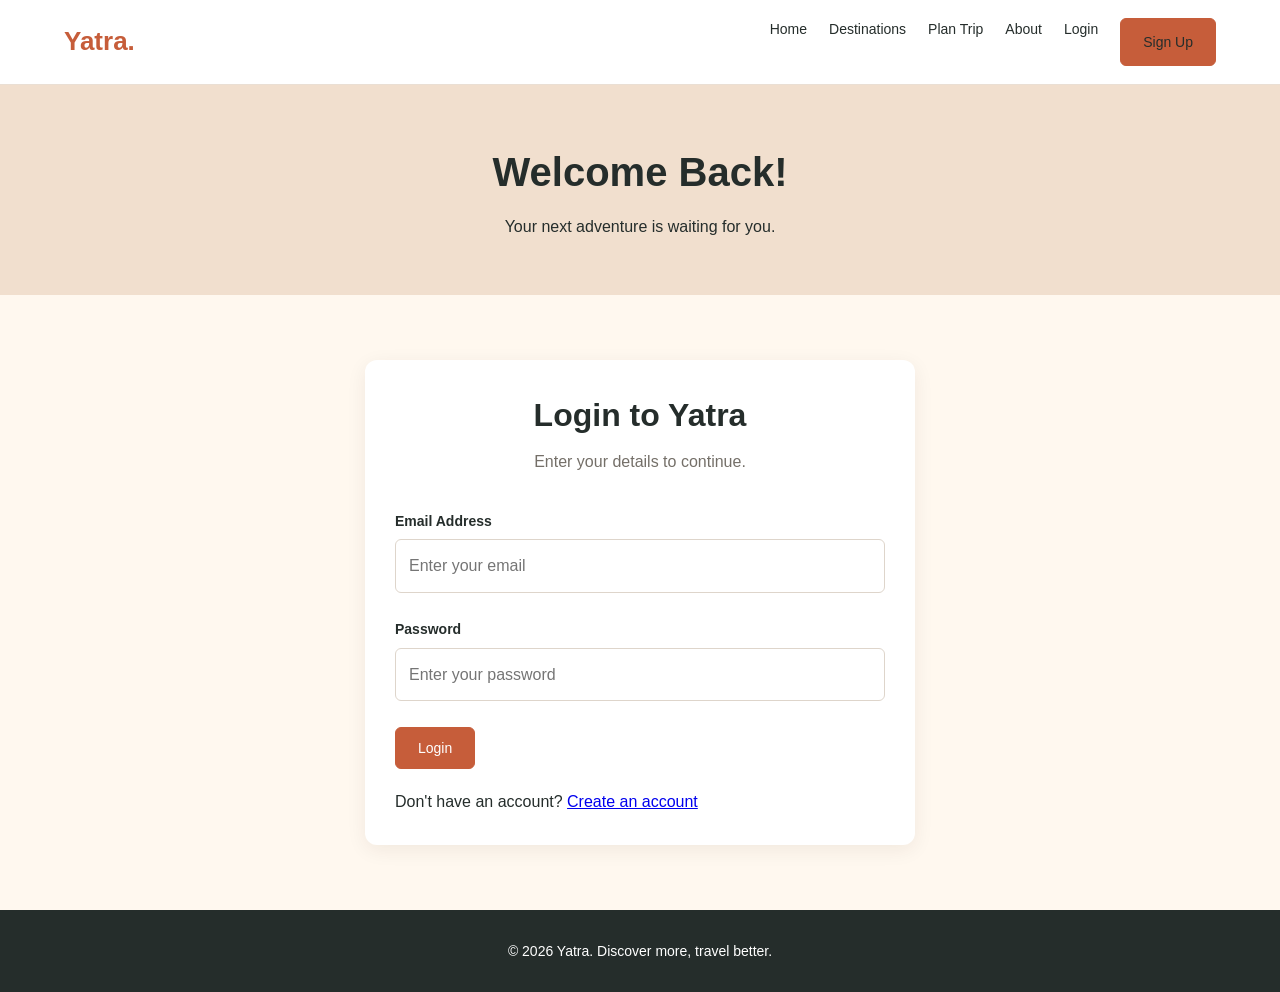
<file: pages/login.html>
<!DOCTYPE html>
<html lang="en">
<head>
    <meta charset="UTF-8">
    <meta name="viewport" content="width=device-width, initial-scale=1.0">
    <title>Login | Yatra</title>
    <link rel="stylesheet" href="../css/style.css">
</head>
<body>

    <!-- Navigation bar -->
    <header class="navbar">
        <div class="container nav-content">
            <a href="../index.html" class="logo">Yatra.</a>
            <nav class="nav-links">
                <a href="../index.html">Home</a>
                <a href="destinations.html">Destinations</a>
                <a href="plan-trip.html">Plan Trip</a>
                <a href="about.html">About</a>
                <a href="login.html">Login</a>
                <a href="signup.html" class="btn">Sign Up</a>
            </nav>
        </div>
    </header>

    <!-- Login banner -->
    <section class="page-banner">
        <div class="container">
            <h1>Welcome Back!</h1>
            <p>Your next adventure is waiting for you.</p>
        </div>
    </section>

    <!-- Login form -->
    <main class="section">
        <div class="container" style="max-width: 550px;">
            <div class="form-panel">
                <div class="section-heading">
                    <h2>Login to Yatra</h2>
                    <p>Enter your details to continue.</p>
                </div>

                <form action="#" method="get">
                    <div class="field">
                        <label for="email">Email Address</label>
                        <input type="email" id="email" name="email"
                               placeholder="Enter your email" required>
                    </div>

                    <br>

                    <div class="field">
                        <label for="password">Password</label>
                        <input type="password" id="password" name="password"
                               placeholder="Enter your password" required>
                    </div>

                    <br>

                    <button type="submit" class="btn">Login</button>

                    <p style="margin-top: 20px;">
                        Don't have an account?
                        <a href="signup.html">Create an account</a>
                    </p>
                </form>
            </div>
        </div>
    </main>

    <!-- Footer -->
    <footer class="footer">
        <div class="container">
            <p>© 2026 Yatra. Discover more, travel better.</p>
        </div>
    </footer>

</body>
</html>
</file>
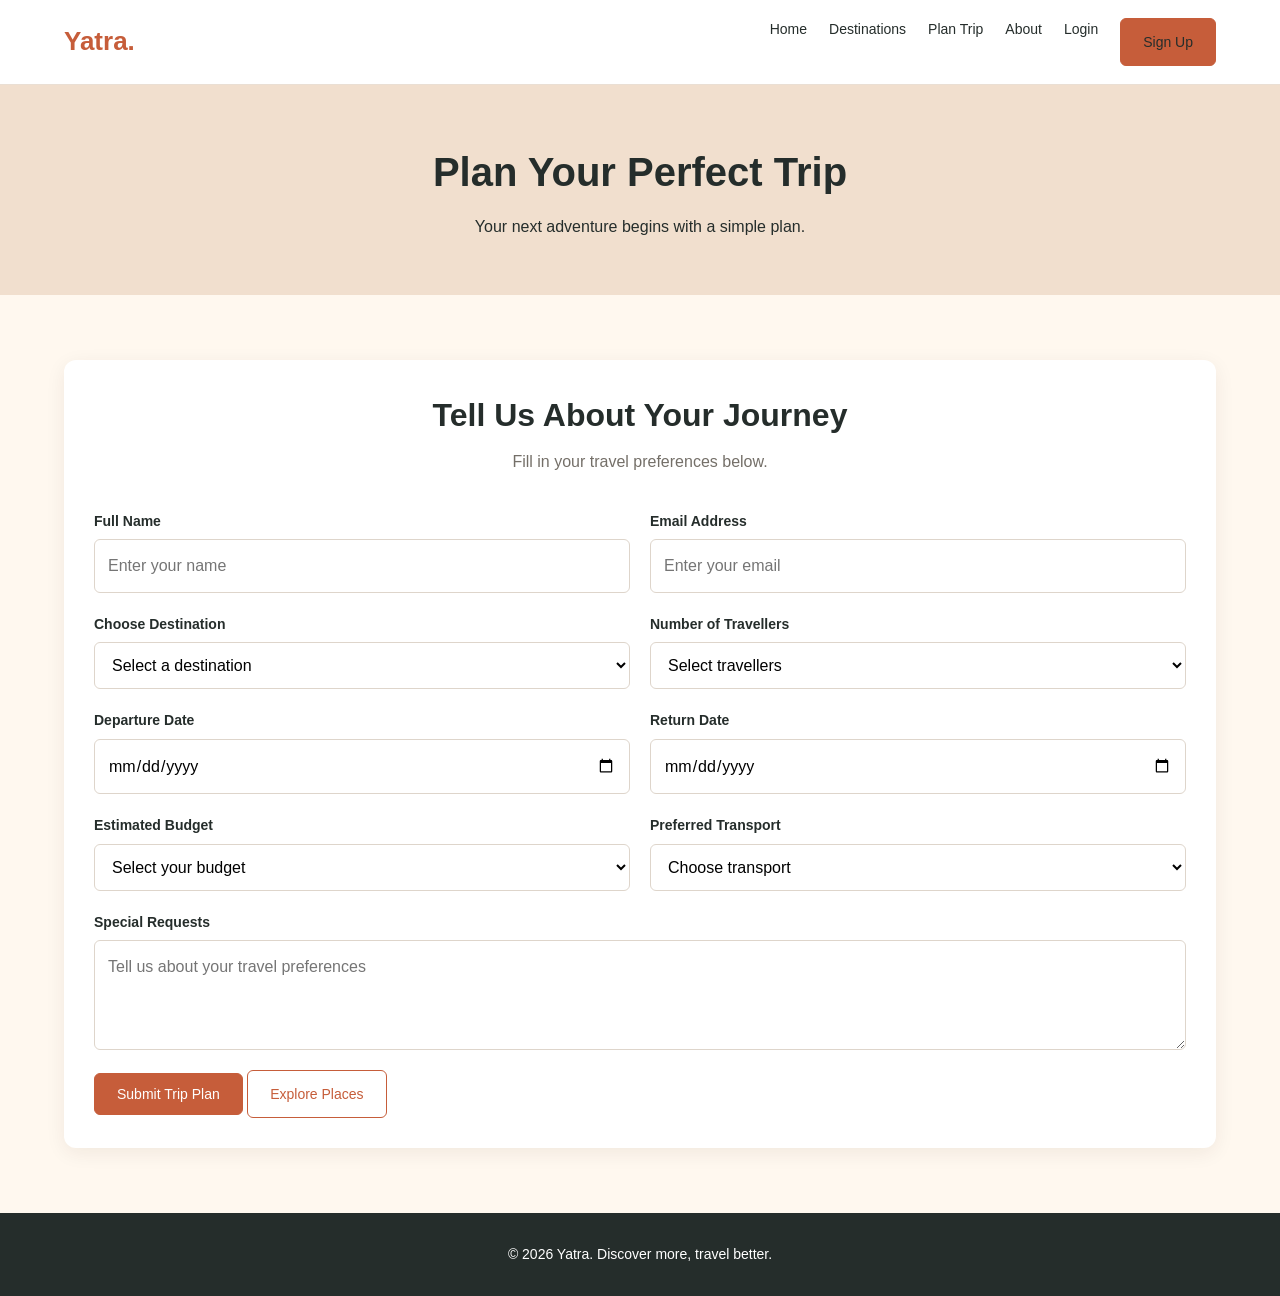
<file: pages/plan-trip.html>
<!DOCTYPE html>
<html lang="en">
<head>
    <meta charset="UTF-8">
    <meta name="viewport" content="width=device-width, initial-scale=1.0">
    <title>Plan Your Trip | Yatra</title>
    <link rel="stylesheet" href="../css/style.css">
</head>
<body>

    <!-- Navigation bar -->
    <header class="navbar">
        <div class="container nav-content">
            <a href="../index.html" class="logo">Yatra.</a>
            <nav class="nav-links">
                <a href="../index.html">Home</a>
                <a href="destinations.html">Destinations</a>
                <a href="plan-trip.html">Plan Trip</a>
                <a href="about.html">About</a>
                <a href="login.html">Login</a>
                <a href="signup.html" class="btn">Sign Up</a>
            </nav>
        </div>
    </header>

    <!-- Page heading -->
    <section class="page-banner">
        <div class="container">
            <h1>Plan Your Perfect Trip</h1>
            <p>Your next adventure begins with a simple plan.</p>
        </div>
    </section>

    <!-- Trip planning form -->
    <main class="section">
        <div class="container">
            <div class="form-panel">
                <div class="section-heading">
                    <h2>Tell Us About Your Journey</h2>
                    <p>Fill in your travel preferences below.</p>
                </div>

                <form action="#" method="get" class="form-grid">

                    <div class="field">
                        <label for="name">Full Name</label>
                        <input type="text" id="name" name="name"
                               placeholder="Enter your name" required>
                    </div>

                    <div class="field">
                        <label for="email">Email Address</label>
                        <input type="email" id="email" name="email"
                               placeholder="Enter your email" required>
                    </div>

                    <div class="field">
                        <label for="destination">Choose Destination</label>
                        <select id="destination" name="destination" required>
                            <option value="">Select a destination</option>
                            <option>Jaipur</option>
                            <option>Kerala</option>
                            <option>Goa</option>
                            <option>Agra</option>
                            <option>Mumbai</option>
                            <option>Himachal Pradesh</option>
                        </select>
                    </div>

                    <div class="field">
                        <label for="travellers">Number of Travellers</label>
                        <select id="travellers" name="travellers" required>
                            <option value="">Select travellers</option>
                            <option>1</option>
                            <option>2</option>
                            <option>3</option>
                            <option>4</option>
                            <option>5 or more</option>
                        </select>
                    </div>

                    <div class="field">
                        <label for="departure">Departure Date</label>
                        <input type="date" id="departure" name="departure" required>
                    </div>

                    <div class="field">
                        <label for="return">Return Date</label>
                        <input type="date" id="return" name="return" required>
                    </div>

                    <div class="field">
                        <label for="budget">Estimated Budget</label>
                        <select id="budget" name="budget" required>
                            <option value="">Select your budget</option>
                            <option>Below ₹5,000</option>
                            <option>₹5,000 - ₹10,000</option>
                            <option>₹10,000 - ₹25,000</option>
                            <option>Above ₹25,000</option>
                        </select>
                    </div>

                    <div class="field">
                        <label for="travel">Preferred Transport</label>
                        <select id="travel" name="travel" required>
                            <option value="">Choose transport</option>
                            <option>Train</option>
                            <option>Bus</option>
                            <option>Flight</option>
                            <option>Car</option>
                        </select>
                    </div>

                    <div class="field full-width">
                        <label for="message">Special Requests</label>
                        <textarea id="message" name="message"
                                  placeholder="Tell us about your travel preferences"></textarea>
                    </div>

                    <div class="full-width">
                        <button type="submit" class="btn">Submit Trip Plan</button>
                        <a href="destinations.html" class="btn btn-outline">
                            Explore Places
                        </a>
                    </div>

                </form>
            </div>
        </div>
    </main>

    <!-- Footer -->
    <footer class="footer">
        <div class="container">
            <p>© 2026 Yatra. Discover more, travel better.</p>
        </div>
    </footer>

</body>
</html>
</file>
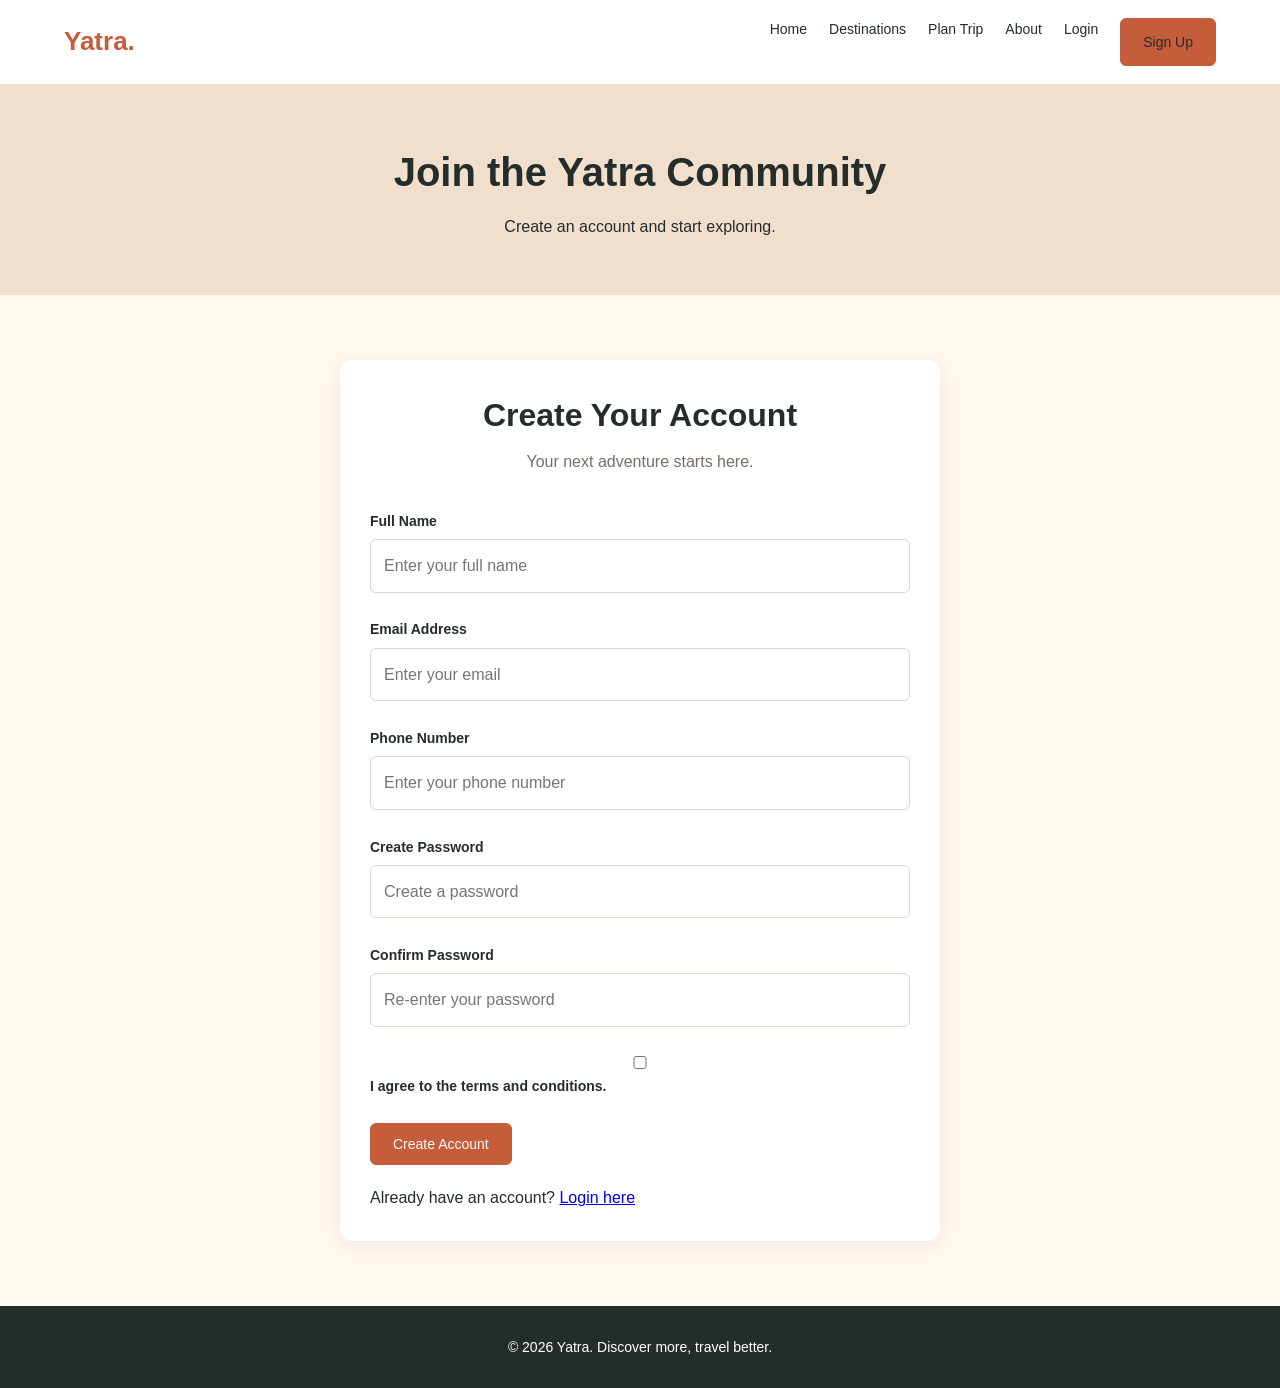
<file: pages/signup.html>
<!DOCTYPE html>
<html lang="en">
<head>
    <meta charset="UTF-8">
    <meta name="viewport" content="width=device-width, initial-scale=1.0">
    <title>Sign Up | Yatra</title>
    <link rel="stylesheet" href="../css/style.css">
</head>
<body>

    <!-- Navigation bar -->
    <header class="navbar">
        <div class="container nav-content">
            <a href="../index.html" class="logo">Yatra.</a>
            <nav class="nav-links">
                <a href="../index.html">Home</a>
                <a href="destinations.html">Destinations</a>
                <a href="plan-trip.html">Plan Trip</a>
                <a href="about.html">About</a>
                <a href="login.html">Login</a>
                <a href="signup.html" class="btn">Sign Up</a>
            </nav>
        </div>
    </header>

    <!-- Signup banner -->
    <section class="page-banner">
        <div class="container">
            <h1>Join the Yatra Community</h1>
            <p>Create an account and start exploring.</p>
        </div>
    </section>

    <!-- Signup form -->
    <main class="section">
        <div class="container" style="max-width: 600px;">
            <div class="form-panel">
                <div class="section-heading">
                    <h2>Create Your Account</h2>
                    <p>Your next adventure starts here.</p>
                </div>

                <form action="#" method="get">
                    <div class="field">
                        <label for="fullname">Full Name</label>
                        <input type="text" id="fullname" name="fullname"
                               placeholder="Enter your full name" required>
                    </div>

                    <br>

                    <div class="field">
                        <label for="email">Email Address</label>
                        <input type="email" id="email" name="email"
                               placeholder="Enter your email" required>
                    </div>

                    <br>

                    <div class="field">
                        <label for="phone">Phone Number</label>
                        <input type="tel" id="phone" name="phone"
                               placeholder="Enter your phone number"
                               pattern="[0-9]{10}" maxlength="10" required>
                    </div>

                    <br>

                    <div class="field">
                        <label for="password">Create Password</label>
                        <input type="password" id="password" name="password"
                               placeholder="Create a password" minlength="8" required>
                    </div>

                    <br>

                    <div class="field">
                        <label for="confirm-password">Confirm Password</label>
                        <input type="password" id="confirm-password"
                               name="confirm-password"
                               placeholder="Re-enter your password" minlength="8" required>
                    </div>

                    <br>

                    <div class="field">
                        <label>
                            <input type="checkbox" required>
                            I agree to the terms and conditions.
                        </label>
                    </div>

                    <br>

                    <button type="submit" class="btn">Create Account</button>

                    <p style="margin-top: 20px;">
                        Already have an account?
                        <a href="login.html">Login here</a>
                    </p>
                </form>
            </div>
        </div>
    </main>

    <!-- Footer -->
    <footer class="footer">
        <div class="container">
            <p>© 2026 Yatra. Discover more, travel better.</p>
        </div>
    </footer>

</body>
</html>
</file>
<file: css/style.css>
/* 1. Global styles */
* {
    margin: 0;
    padding: 0;
    box-sizing: border-box;
}

/* 2. Website color theme */
:root {
    --primary: #c65d3a;
    --dark: #252d2b;
    --cream: #fff8ef;
    --muted: #746f68;
    --white: #ffffff;
}

/* 3. Main page styling */
body {
    font-family: Arial, sans-serif;
    background: var(--cream);
    color: var(--dark);
    line-height: 1.6;
}

/* 4. Reusable page container */
.container {
    width: 90%;
    max-width: 1200px;
    margin: auto;
}

/* 5. Navigation bar */
.navbar {
    background: var(--white);
    padding: 18px 0;
    border-bottom: 1px solid #eadfd4;
}

.nav-content {
    display: flex;
    justify-content: space-between;
    align-items: center;
    gap: 20px;
}

.logo {
    color: var(--primary);
    font-size: 26px;
    font-weight: bold;
    text-decoration: none;
}

.nav-links {
    display: flex;
    flex-wrap: wrap;
    gap: 22px;
}

.nav-links a {
    color: var(--dark);
    text-decoration: none;
    font-size: 14px;
}

.nav-links a:hover {
    color: var(--primary);
}

/* 6. Buttons */
.btn {
    display: inline-block;
    padding: 12px 22px;
    background: var(--primary);
    color: var(--white);
    text-decoration: none;
    border: 1px solid var(--primary);
    border-radius: 6px;
    cursor: pointer;
    font-size: 14px;
}

.btn:hover {
    background: #a94729;
}

.btn-outline {
    background: transparent;
    color: var(--primary);
}

/* 7. Home page hero section */
.hero {
    padding: 100px 0;
    color: var(--white);
    background:
        linear-gradient(90deg, rgba(30, 35, 32, .85),
        rgba(30, 35, 32, .15)),
        url("https://images.unsplash.com/photo-1477587458883-47145ed94245?auto=format&fit=crop&w=1800&q=85")
        center/cover no-repeat;
}

.hero-content {
    max-width: 650px;
}

.hero h1 {
    font-size: clamp(38px, 6vw, 66px);
    line-height: 1.1;
    margin: 18px 0;
}

.hero h1 span {
    color: #ffbd91;
}

.hero p {
    margin-bottom: 25px;
}

/* 8. Section headings */
.section {
    padding: 65px 0;
}

.section-heading {
    text-align: center;
    margin-bottom: 35px;
}

.section-heading h2 {
    font-size: 32px;
    margin-bottom: 8px;
}

.section-heading p {
    color: var(--muted);
}

/* 9. Destination cards */
.card-grid {
    display: grid;
    grid-template-columns: repeat(3, 1fr);
    gap: 25px;
}

.destination-card {
    background: var(--white);
    border-radius: 12px;
    overflow: hidden;
    box-shadow: 0 5px 20px rgba(50, 35, 20, .08);
}

.destination-card img {
    width: 100%;
    height: 230px;
    object-fit: cover;
    display: block;
}

.card-content {
    padding: 20px;
}

.card-content h3 {
    margin-bottom: 8px;
}

.card-content p {
    color: var(--muted);
    margin-bottom: 15px;
}

/* 10. Search and form panels */
.search-panel,
.form-panel {
    background: var(--white);
    padding: 30px;
    border-radius: 12px;
    box-shadow: 0 5px 20px rgba(50, 35, 20, .07);
}

.search-grid,
.form-grid {
    display: grid;
    grid-template-columns: repeat(2, 1fr);
    gap: 20px;
}

.field {
    display: flex;
    flex-direction: column;
    gap: 7px;
}

.field label {
    font-size: 14px;
    font-weight: bold;
}

.field input,
.field select,
.field textarea {
    width: 100%;
    padding: 13px;
    border: 1px solid #ded5cb;
    border-radius: 6px;
    background: var(--white);
    font: inherit;
}

.field textarea {
    min-height: 110px;
    resize: vertical;
}

.full-width {
    grid-column: 1 / -1;
}

/* 11. About page */
.about-layout {
    display: grid;
    grid-template-columns: 1fr 1fr;
    align-items: center;
    gap: 40px;
}

.about-layout img {
    width: 100%;
    border-radius: 12px;
}

.about-layout h1 {
    font-size: 38px;
    margin-bottom: 15px;
}

/* 12. Destination detail banner */
.page-banner {
    background: #f1dfce;
    padding: 55px 0;
    text-align: center;
}

.page-banner h1 {
    font-size: 40px;
    margin-bottom: 10px;
}

/* 13. Footer */
.footer {
    background: var(--dark);
    color: var(--white);
    padding: 30px 0;
    text-align: center;
}

.footer p {
    font-size: 14px;
}

/* 14. Responsive design for tablets */
@media (max-width: 850px) {
    .card-grid {
        grid-template-columns: repeat(2, 1fr);
    }

    .about-layout {
        grid-template-columns: 1fr;
    }

    .nav-content {
        flex-direction: column;
    }

    .hero {
        padding: 75px 0;
    }
}

/* 15. Responsive design for mobile phones */
@media (max-width: 550px) {
    .card-grid,
    .search-grid,
    .form-grid {
        grid-template-columns: 1fr;
    }

    .hero {
        padding: 55px 0;
    }

    .hero h1 {
        font-size: 40px;
    }

    .section {
        padding: 45px 0;
    }

    .section-heading h2 {
        font-size: 26px;
    }

    .page-banner h1 {
        font-size: 32px;
    }

    .nav-links {
        justify-content: center;
        gap: 14px;
    }

    .full-width {
        grid-column: auto;
    }
}
</file>
